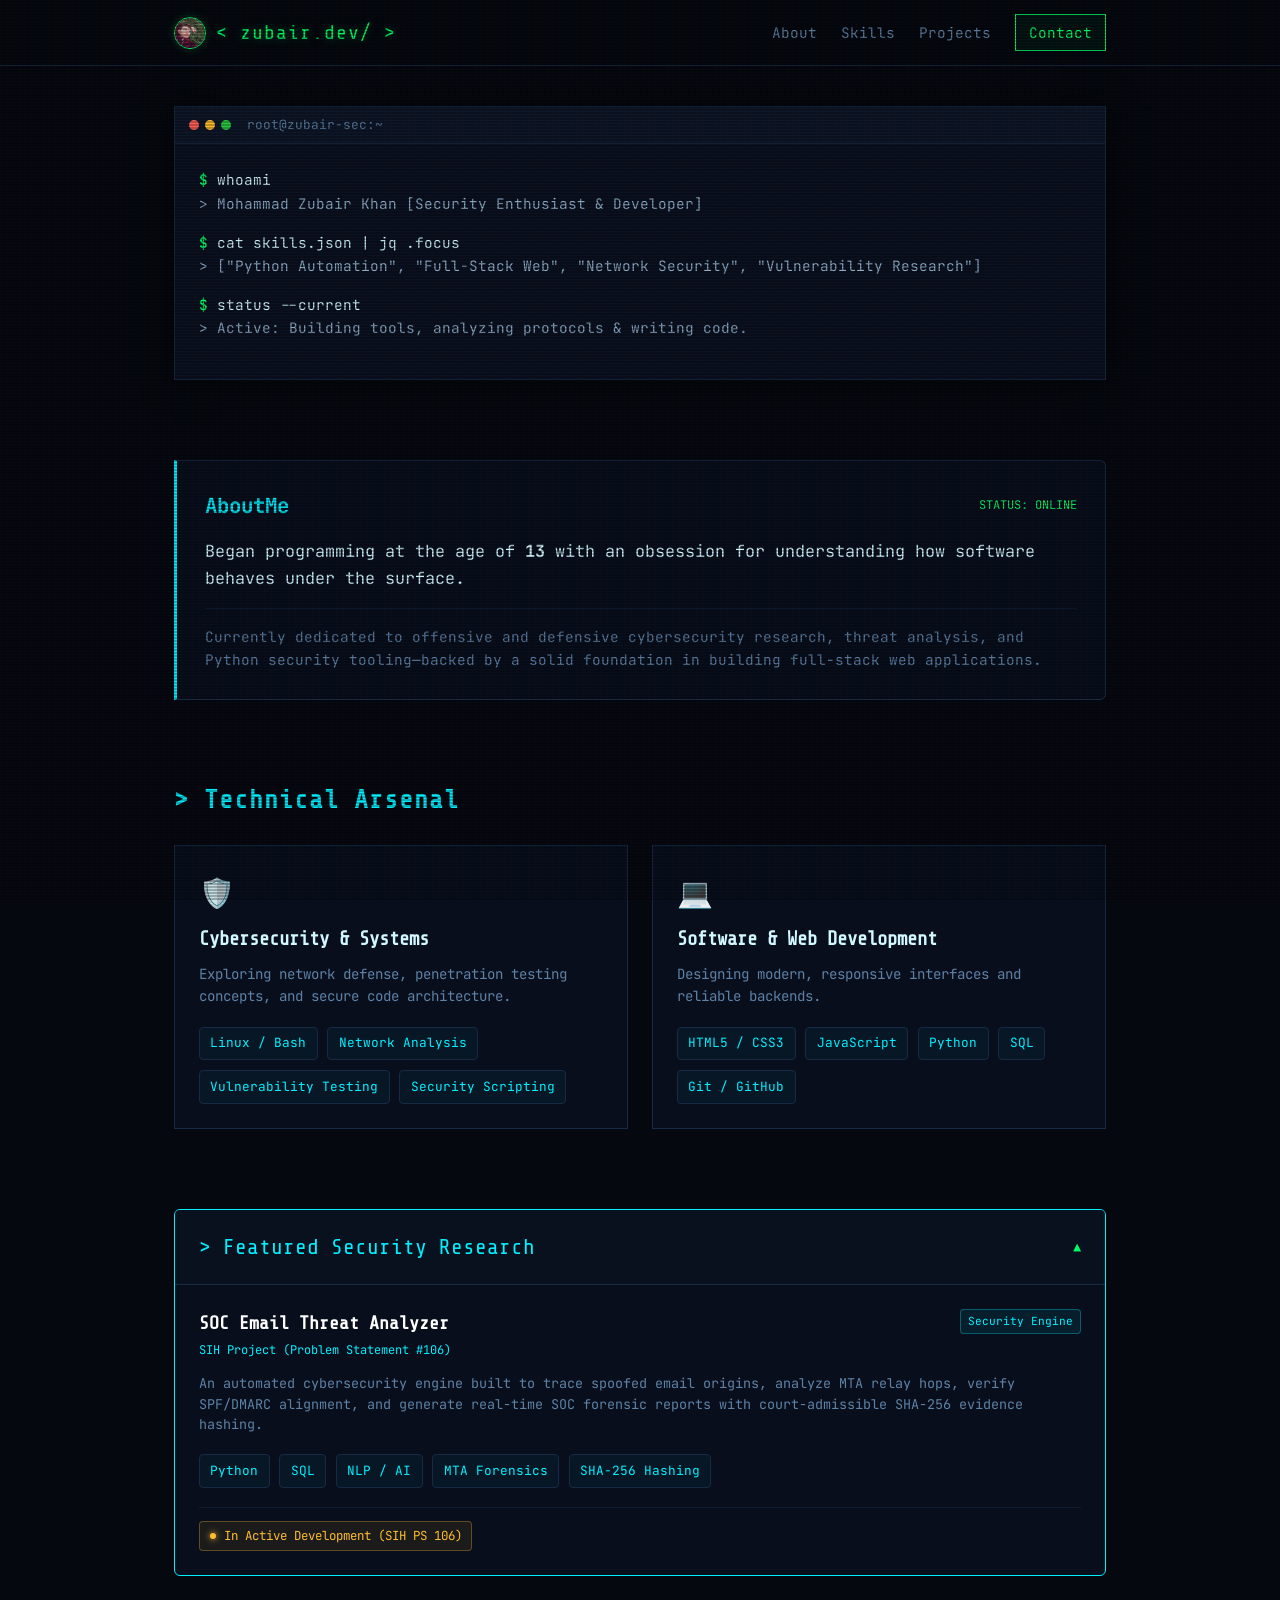
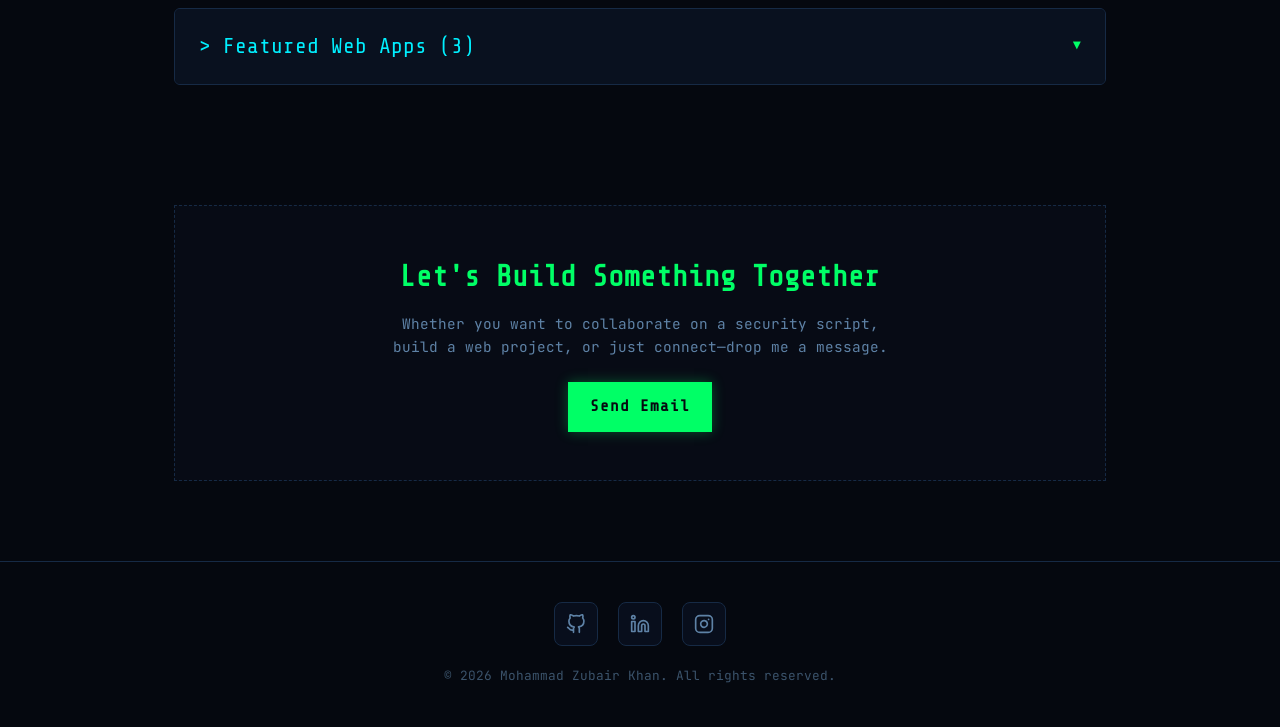
<file: index.html>
<!DOCTYPE html>
<html lang="en">
<head>
  <meta charset="UTF-8">
  <meta name="viewport" content="width=device-width, initial-scale=1.0">
  <title>Mohammad Zubair Khan</title>
  <link rel="icon" type="image/svg+xml" href="favicon.svg">  <link rel="preconnect" href="https://fonts.googleapis.com">
  <link rel="preconnect" href="https://fonts.gstatic.com" crossorigin>
  <link href="https://fonts.googleapis.com/css2?family=JetBrains+Mono:wght@400;500;700&family=Share+Tech+Mono&display=swap" rel="stylesheet">
  <link rel="stylesheet" href="styles.css">
</head>
<body>

  <!-- Navbar -->
  <header class="navbar">
    <div class="nav-container">
      <a href="#" class="logo">
          <img src="zubair.jpg" alt="Zubair Khan" class="nav-avatar">
          <span>&lt; zubair.dev/ &gt;</span>
      </a>
      <button class="menu-toggle" id="menuToggle" aria-label="Toggle Navigation">
      <span class="bar"></span>
      <span class="bar"></span>
      <span class="bar"></span>
     </button>

    <nav class="nav-links" id="navMenu">
      <a href="#about" class="nav-item">About</a>
      <a href="#skills" class="nav-item">Skills</a>
      <a href="#projects" class="nav-item">Projects</a>
      <a href="#contact" class="nav-btn nav-item">Contact</a>
    </nav>
    </div>
  </header>

  <main class="container">
    
    <!-- Terminal Section -->
    <section class="hero-section">
      <div class="terminal-box">
        <div class="terminal-bar">
          <span class="dot red"></span>
          <span class="dot yellow"></span>
          <span class="dot green"></span>
          <span class="terminal-user">root@zubair-sec:~</span>
        </div>
        <div class="terminal-content">
          <p><span class="cmd">$</span> whoami</p>
          <p class="output">&gt; Mohammad Zubair Khan [Security Enthusiast &amp; Developer]</p>
          <p><span class="cmd">$</span> cat skills.json | jq .focus</p>
          <p class="output">&gt; ["Python Automation", "Full-Stack Web", "Network Security", "Vulnerability Research"]</p>
          <p><span class="cmd">$</span> status --current</p>
          <p class="output">&gt; Active: Building tools, analyzing protocols &amp; writing code.</p>
        </div>
      </div>
    </section>

    <!-- About Section -->
    <section class="about-section" id="about">
      <div class="hud-card">
        <div class="hud-header">
          <span class="hud-tag">AboutMe</span>
          <span class="hud-status">STATUS: ONLINE</span>
        </div>
        <p class="hud-lead">Began programming at the age of <strong>13</strong> with an obsession for understanding how software behaves under the surface.</p>
        <div class="hud-divider"></div>
        <p class="hud-sub">Currently dedicated to offensive and defensive cybersecurity research, threat analysis, and Python security tooling—backed by a solid foundation in building full-stack web applications.</p>
      </div>
    </section>

    <!-- Skills Section -->
    <section class="skills-section" id="skills">
      <h2 class="section-title">&gt; Technical Arsenal</h2>
      <div class="skills-grid">
          <div class="skill-card">
          <div class="skill-icon">🛡️</div>
          <h3>Cybersecurity &amp; Systems</h3>
          <p>Exploring network defense, penetration testing concepts, and secure code architecture.</p>
          <div class="tags">
            <span>Linux / Bash</span>
            <span>Network Analysis</span>
            <span>Vulnerability Testing</span>
            <span>Security Scripting</span>
          </div>
        </div>
        <div class="skill-card">
          <div class="skill-icon">💻</div>
          <h3>Software &amp; Web Development</h3>
          <p>Designing modern, responsive interfaces and reliable backends.</p>
          <div class="tags">
            <span>HTML5 / CSS3</span>
            <span>JavaScript</span>
            <span>Python</span>
            <span>SQL</span>
            <span>Git / GitHub</span>
          </div>
        </div>
      </div>
    </section>

    <!-- Projects Section -->
    <section class="projects-section" id="projects">
      <details class="project-dropdown" open>
        <summary class="dropdown-header">
          <span class="dropdown-title">&gt; Featured Security Research</span>
          <span class="dropdown-icon">▼</span>
        </summary>
        <div class="dropdown-content">
          <div class="project-header">
            <div>
              <h3 class="project-title">SOC Email Threat Analyzer</h3>
              <span class="project-meta">SIH Project (Problem Statement #106)</span>
            </div>
            <span class="project-tag">Security Engine</span>
          </div>
          <p class="project-desc">An automated cybersecurity engine built to trace spoofed email origins, analyze MTA relay hops, verify SPF/DMARC alignment, and generate real-time SOC forensic reports with court-admissible SHA-256 evidence hashing.</p>
          <div class="tags">
            <span>Python</span>
            <span>SQL</span>
            <span>NLP / AI</span>
            <span>MTA Forensics</span>
            <span>SHA-256 Hashing</span>
          </div>
          <div class="project-footer">
            <span class="status-pill wip"><span class="pulse-dot yellow"></span> In Active Development (SIH PS 106)</span>
          </div>
        </div>
      </details>

      <details class="project-dropdown">
        <summary class="dropdown-header">
          <span class="dropdown-title">&gt; Featured Web Apps (3)</span>
          <span class="dropdown-icon">▼</span>
        </summary>
        <div class="dropdown-content">
          <div class="web-projects-grid">
            
            <div class="project-card">
              <div class="project-header">
                <h3 class="project-title">GafferGrid</h3>
                <span class="project-tag">Web App</span>
              </div>
              <p class="project-desc">A custom CSS Grid and responsive UI layout utility designed for dynamic content structuring and fluid alignment.</p>
              <div class="tags">
                <span>JavaScript</span>
                <span>CSS Grid</span>
                <span>DOM API</span>
              </div>
              <div class="project-footer dual">
                <a href="https://github.com/iszubairkhan/GafferGrid" target="_blank" rel="noopener noreferrer" class="code-link">&lt;Code /&gt;</a>
                <a href="https://iszubairkhan.github.io/GafferGrid/" target="_blank" rel="noopener noreferrer" class="demo-link">[Live Demo &nearr;]</a>
              </div>
            </div>

            <div class="project-card">
              <div class="project-header">
                <h3 class="project-title">Roshambo Game</h3>
                <span class="project-tag">Game</span>
              </div>
              <p class="project-desc">Interactive Rock-Paper-Scissors game featuring automated decision logic, animations, and real-time score tracking.</p>
              <div class="tags">
                <span>JavaScript</span>
                <span>DOM Events</span>
                <span>CSS3</span>
              </div>
              <div class="project-footer dual">
                <a href="https://github.com/iszubairkhan/Roshambo.game" target="_blank" rel="noopener noreferrer" class="code-link">&lt;Code /&gt;</a>
                <a href="https://iszubairkhan.github.io/Roshambo.game/" target="_blank" rel="noopener noreferrer" class="demo-link">[Live Demo &nearr;]</a>
              </div>
            </div>

            <div class="project-card">
              <div class="project-header">
                <h3 class="project-title">Drum-Kit Audio</h3>
                <span class="project-tag">Web Audio</span>
              </div>
              <p class="project-desc">Responsive web synthesizer mapping keyboard keys and click events to synchronized audio samples with visual triggers.</p>
              <div class="tags">
                <span>JavaScript</span>
                <span>Audio API</span>
                <span>Listeners</span>
              </div>
              <div class="project-footer dual">
                <a href="https://github.com/iszubairkhan/Drum-kit" target="_blank" rel="noopener noreferrer" class="code-link">&lt;Code /&gt;</a>
                <a href="https://iszubairkhan.github.io/Drum-kit/" target="_blank" rel="noopener noreferrer" class="demo-link">[Live Demo &nearr;]</a>
              </div>
            </div>

          </div>

          <div class="archive-cta">
            <a href="projects.html" class="btn btn-secondary">&gt; View Complete Archive (5+ Repos) &rarr;</a>
          </div>
        </div>
      </details>
    </section>

    <!-- Contact Section -->
    <section class="contact-section" id="contact">
      <div class="contact-card">
        <h2>Let's Build Something Together</h2>
        <p>Whether you want to collaborate on a security script, build a web project, or just connect—drop me a message.</p>
        <a href="mailto:zubairmohammad65089@gmail.com" target="_blank" rel="noopener noreferrer" class="btn btn-primary">Send Email</a>
      </div>
    </section>

  </main>

  <!-- Footer -->
  <footer class="footer">
    <div class="footer-socials">
      <a href="https://github.com/iszubairkhan" target="_blank" rel="noopener noreferrer" class="social-icon" aria-label="GitHub">
        <svg viewBox="0 0 24 24" width="20" height="20" stroke="currentColor" stroke-width="2" fill="none" stroke-linecap="round" stroke-linejoin="round"><path d="M9 19c-5 1.5-5-2.5-7-3m14 6v-3.87a3.37 3.37 0 0 0-.94-2.61c3.14-.35 6.44-1.54 6.44-7A5.44 5.44 0 0 0 20 4.77 5.07 5.07 0 0 0 19.91 1S18.73.65 16 2.48a13.38 13.38 0 0 0-7 0C6.27.65 5.09 1 5.09 1A5.07 5.07 0 0 0 5 4.77a5.44 5.44 0 0 0-1.5 3.78c0 5.42 3.3 6.61 6.44 7A3.37 3.37 0 0 0 9 18.13V22"></path></svg>
      </a>
      <a href="https://www.linkedin.com/in/mohammad-zubair-khan-9651ab315/" target="_blank" rel="noopener noreferrer" class="social-icon" aria-label="LinkedIn">
        <svg viewBox="0 0 24 24" width="20" height="20" stroke="currentColor" stroke-width="2" fill="none" stroke-linecap="round" stroke-linejoin="round"><path d="M16 8a6 6 0 0 1 6 6v7h-4v-7a2 2 0 0 0-2-2 2 2 0 0 0-2 2v7h-4v-7a6 6 0 0 1 6-6z"></path><rect x="2" y="9" width="4" height="12"></rect><circle cx="4" cy="4" r="2"></circle></svg>
      </a>
      <a href="https://www.instagram.com/zxbair_khan" target="_blank" rel="noopener noreferrer" class="social-icon" aria-label="Instagram">
        <svg viewBox="0 0 24 24" width="20" height="20" stroke="currentColor" stroke-width="2" fill="none" stroke-linecap="round" stroke-linejoin="round"><rect x="2" y="2" width="20" height="20" rx="5" ry="5"></rect><path d="M16 11.37A4 4 0 1 1 12.63 8 4 4 0 0 1 16 11.37z"></path><line x1="17.5" y1="6.5" x2="17.51" y2="6.5"></line></svg>
      </a>
    </div>
    <p class="copyright">&copy; <span id="year"></span> Mohammad Zubair Khan. All rights reserved.</p>
  </footer>

  <script>
  document.getElementById('year').textContent = new Date().getFullYear();

  const menuToggle = document.getElementById('menuToggle');
  const navMenu = document.getElementById('navMenu');
  const navItems = document.querySelectorAll('.nav-item');

  // Toggle dropdown on button click
    menuToggle.addEventListener('click', () => {
    menuToggle.classList.toggle('active');
    navMenu.classList.toggle('active');
  });

  // Close menu automatically when any link is clicked
  navItems.forEach(item => {
    item.addEventListener('click', () => {
      menuToggle.classList.remove('active');
      navMenu.classList.remove('active');
    });
  });
  </script>
</body>
</html>
</file>
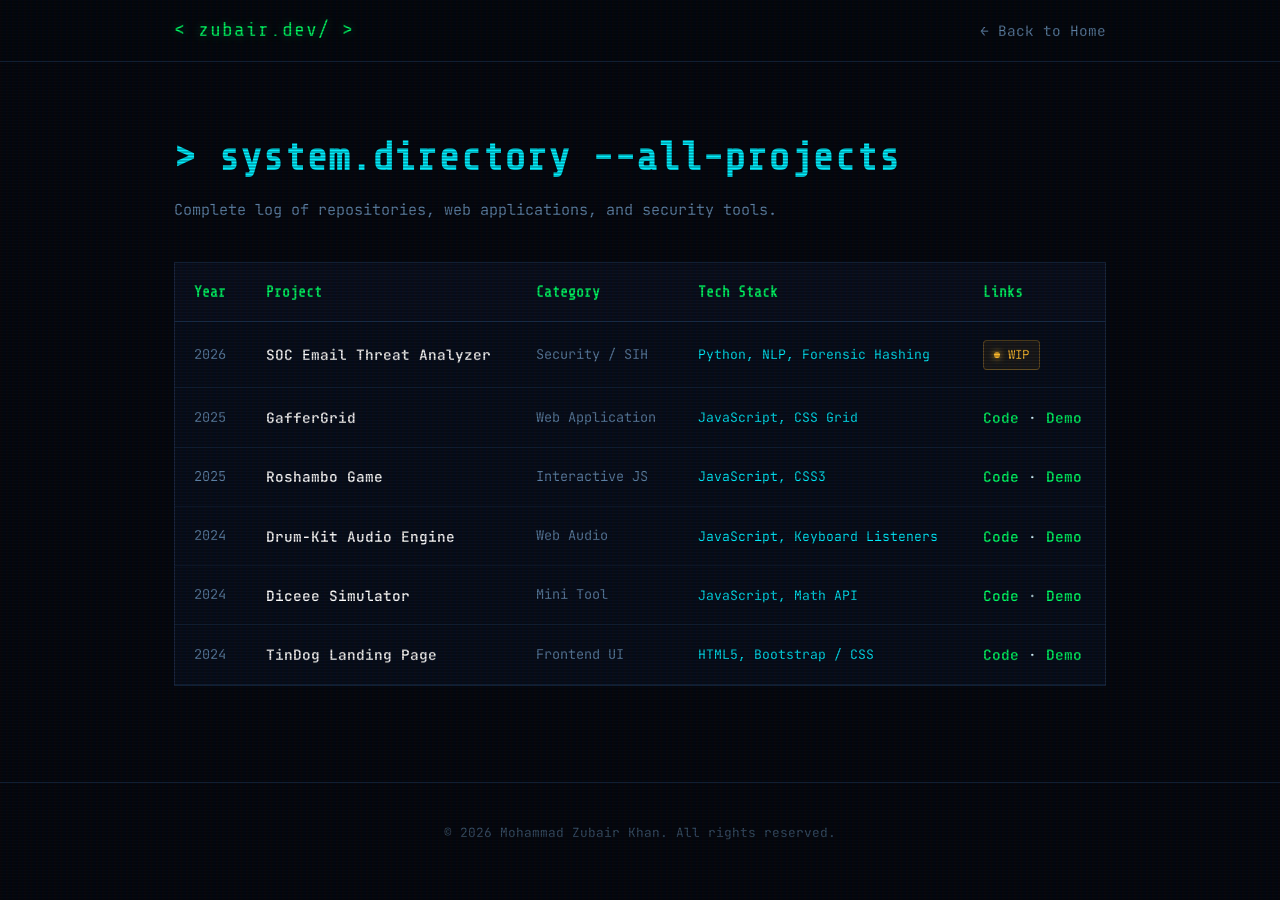
<file: projects.html>
<!DOCTYPE html>
<html lang="en">
<head>
  <meta charset="UTF-8">
  <meta name="viewport" content="width=device-width, initial-scale=1.0">
  <title>Project Archive | Zubair Khan</title>
  <link rel="icon" href="favicon.png">
  <link rel="preconnect" href="https://fonts.googleapis.com">
  <link rel="preconnect" href="https://fonts.gstatic.com" crossorigin>
  <link href="https://fonts.googleapis.com/css2?family=JetBrains+Mono:wght@400;600&family=Share+Tech+Mono&display=swap" rel="stylesheet">
  <link rel="stylesheet" href="styles.css">
</head>
<body>

  <header class="navbar">
    <div class="nav-container">
      <a href="index.html" class="logo">&lt; zubair.dev/ &gt;</a>
      <nav class="nav-links">
        <a href="index.html">&larr; Back to Home</a>
      </nav>
    </div>
  </header>

  <main class="container archive-container">
    <h1 class="archive-title">&gt; system.directory --all-projects</h1>
    <p class="archive-subtitle">Complete log of repositories, web applications, and security tools.</p>

    <div class="table-responsive">
      <table class="archive-table">
        <thead>
          <tr>
            <th>Year</th>
            <th>Project</th>
            <th>Category</th>
            <th>Tech Stack</th>
            <th>Links</th>
          </tr>
        </thead>
        <tbody>
          <tr>
            <td class="col-year">2026</td>
            <td class="col-title">SOC Email Threat Analyzer</td>
            <td class="col-cat">Security / SIH</td>
            <td class="col-tech">Python, NLP, Forensic Hashing</td>
            <td class="col-links"><span class="status-pill wip"><span class="pulse-dot yellow"></span> WIP</span></td>
          </tr>
          <tr>
            <td class="col-year">2025</td>
            <td class="col-title">GafferGrid</td>
            <td class="col-cat">Web Application</td>
            <td class="col-tech">JavaScript, CSS Grid</td>
            <td class="col-links"><a href="https://github.com/iszubairkhan/GafferGrid" target="_blank">Code</a> · <a href="https://iszubairkhan.github.io/GafferGrid/" target="_blank">Demo</a></td>
          </tr>
          <tr>
            <td class="col-year">2025</td>
            <td class="col-title">Roshambo Game</td>
            <td class="col-cat">Interactive JS</td>
            <td class="col-tech">JavaScript, CSS3</td>
            <td class="col-links"><a href="https://github.com/iszubairkhan/Roshambo.game" target="_blank">Code</a> · <a href="https://iszubairkhan.github.io/Roshambo.game/" target="_blank">Demo</a></td>
          </tr>
          <tr>
            <td class="col-year">2024</td>
            <td class="col-title">Drum-Kit Audio Engine</td>
            <td class="col-cat">Web Audio</td>
            <td class="col-tech">JavaScript, Keyboard Listeners</td>
            <td class="col-links"><a href="https://github.com/iszubairkhan/Drum-kit" target="_blank">Code</a> · <a href="https://iszubairkhan.github.io/Drum-kit/" target="_blank">Demo</a></td>
          </tr>
          <tr>
            <td class="col-year">2024</td>
            <td class="col-title">Diceee Simulator</td>
            <td class="col-cat">Mini Tool</td>
            <td class="col-tech">JavaScript, Math API</td>
            <td class="col-links"><a href="https://github.com/iszubairkhan/diceee" target="_blank">Code</a> · <a href="https://iszubairkhan.github.io/diceee/" target="_blank">Demo</a></td>
          </tr>
          <tr>
            <td class="col-year">2024</td>
            <td class="col-title">TinDog Landing Page</td>
            <td class="col-cat">Frontend UI</td>
            <td class="col-tech">HTML5, Bootstrap / CSS</td>
            <td class="col-links"><a href="https://github.com/iszubairkhan/Tin-dog" target="_blank">Code</a> · <a href="https://iszubairkhan.github.io/Tin-dog/" target="_blank">Demo</a></td>
          </tr>
        </tbody>
      </table>
    </div>
  </main>

  <footer class="footer">
    <p class="copyright">&copy; <span id="year"></span> Mohammad Zubair Khan. All rights reserved.</p>
  </footer>

  <script>
    document.getElementById('year').textContent = new Date().getFullYear();
  </script>
</body>
</html>
</file>
<file: styles.css>
/* Variables & Tokens */
:root {
  --bg-primary: #05080f;
  --bg-secondary: #0a1120;
  --bg-card: rgba(10, 17, 32, 0.75);
  --border-color: #162a45;
  --border-glow: #00ff66;
  --text-main: #d1f7ff;
  --text-muted: #5e82a6;
  --neon-green: #00ff66;
  --neon-cyan: #00f0ff;
  --terminal-dim: #00ff6633;
  --font-mono: 'JetBrains Mono', monospace;
  --font-display: 'Share Tech Mono', monospace;
}

/* Reset & Scaffolding */
*, *::before, *::after {
  margin: 0;
  padding: 0;
  box-sizing: border-box;
}

html {
  scroll-behavior: smooth;
}

body {
  background-color: var(--bg-primary);
  color: var(--text-main);
  font-family: var(--font-mono);
  line-height: 1.6;
  min-height: 100vh;
  position: relative;
  overflow-x: hidden;
}

/* CRT Scanline Overlay */
body::before {
  content: "";
  position: fixed;
  inset: 0;
  background: linear-gradient(rgba(18, 16, 16, 0) 50%, rgba(0, 0, 0, 0.25) 50%),
              linear-gradient(90deg, rgba(255, 0, 0, 0.03), rgba(0, 255, 0, 0.01), rgba(0, 0, 255, 0.03));
  background-size: 100% 3px, 6px 100%;
  pointer-events: none;
  z-index: 999;
}

.container {
  max-width: 980px;
  margin: 0 auto;
  padding: 0 1.5rem;
}

/* Header & Navbar */
.navbar {
  position: sticky;
  top: 0;
  backdrop-filter: blur(10px);
  background: rgba(5, 8, 15, 0.9);
  border-bottom: 1px solid var(--border-color);
  z-index: 100;
}

.nav-container {
  max-width: 980px;
  margin: 0 auto;
  padding: 0.9rem 1.5rem;
  display: flex;
  justify-content: space-between;
  align-items: center;
}

.logo {
  display: flex;
  align-items: center;
  gap: 10px;
  font-family: var(--font-display);
  font-size: 1.25rem;
  color: var(--neon-green);
  text-decoration: none;
  letter-spacing: 1px;
  text-shadow: 0 0 10px rgba(0, 255, 102, 0.4);
}

.nav-avatar {
  width: 32px;
  height: 32px;
  border-radius: 50%;
  object-fit: cover;
  border: 1.5px solid var(--neon-green);
  box-shadow: 0 0 8px rgba(0, 255, 102, 0.25);
  transition: transform 0.2s ease, box-shadow 0.2s ease;
}

.logo:hover .nav-avatar {
  transform: scale(1.08);
  box-shadow: 0 0 12px rgba(0, 255, 102, 0.45);
}

.nav-links {
  display: flex;
  align-items: center;
  gap: 1.5rem;
}

.nav-links a {
  color: var(--text-muted);
  text-decoration: none;
  font-size: 0.9rem;
  transition: all 0.2s ease;
}

.nav-links a:hover {
  color: var(--neon-cyan);
  text-shadow: 0 0 8px rgba(0, 240, 255, 0.6);
}

.nav-btn {
  padding: 0.35rem 0.8rem;
  border: 1px solid var(--neon-green);
  color: var(--neon-green) !important;
  background: rgba(0, 255, 102, 0.05);
}

.nav-btn:hover {
  background: var(--neon-green);
  color: #000 !important;
}

/* Hamburger Toggle Button */
.menu-toggle {
  display: none;
  flex-direction: column;
  justify-content: space-between;
  width: 24px;
  height: 18px;
  background: transparent;
  border: none;
  cursor: pointer;
  padding: 0;
  z-index: 1001;
}

.menu-toggle .bar {
  width: 100%;
  height: 2px;
  background-color: var(--neon-green);
  border-radius: 2px;
  transition: all 0.3s ease-in-out;
}

/* Typography, Buttons & Layout Modules */
.hero-section, .about-section, .skills-section, .projects-section {
  padding: 2.5rem 0;
}

.section-title {
  font-family: var(--font-display);
  font-size: 1.6rem;
  color: var(--neon-cyan);
  margin-bottom: 1.5rem;
  letter-spacing: 1px;
}

.btn {
  display: inline-block;
  padding: 0.75rem 1.4rem;
  font-family: var(--font-display);
  font-size: 1rem;
  text-decoration: none;
  letter-spacing: 1px;
  transition: all 0.2s ease;
}

.btn-primary {
  background: var(--neon-green);
  color: #05080f;
  font-weight: bold;
  box-shadow: 0 0 12px rgba(0, 255, 102, 0.3);
}

.btn-primary:hover {
  background: #00cc52;
  box-shadow: 0 0 20px rgba(0, 255, 102, 0.6);
}

.btn-secondary {
  background: transparent;
  border: 1px solid var(--border-color);
  color: var(--neon-cyan);
}

.btn-secondary:hover {
  border-color: var(--neon-cyan);
  box-shadow: 0 0 12px rgba(0, 240, 255, 0.2);
}

/* Terminal Component */
.terminal-box {
  background: var(--bg-secondary);
  border: 1px solid var(--border-color);
  box-shadow: 0 0 30px rgba(0, 0, 0, 0.6);
}

.terminal-bar {
  background: #0d1728;
  padding: 0.5rem 0.9rem;
  display: flex;
  align-items: center;
  gap: 6px;
  border-bottom: 1px solid var(--border-color);
}

.dot { width: 10px; height: 10px; border-radius: 50%; }
.dot.red { background: #ff5f56; }
.dot.yellow { background: #ffbd2e; }
.dot.green { background: #27c93f; }
.terminal-user { margin-left: 10px; color: var(--text-muted); font-size: 0.8rem; }

.terminal-content {
  padding: 1.5rem;
  font-size: 0.9rem;
}

.terminal-content .cmd { color: var(--neon-green); font-weight: 600; }
.terminal-content .output { color: #8faec9; margin-bottom: 1rem; }

/* HUD / About Card */
.hud-card {
  background: var(--bg-card);
  border: 1px solid var(--border-color);
  border-left: 3px solid var(--neon-cyan);
  padding: 1.75rem;
  border-radius: 0 6px 6px 0;
}

.hud-header {
  display: flex;
  justify-content: space-between;
  align-items: center;
  font-size: 0.75rem;
  font-family: var(--font-mono);
  margin-bottom: 1rem;
}

.hud-tag { color: var(--neon-cyan); font-size: 1.3rem; font-weight: bold; }
.hud-status { color: var(--neon-green); }
.hud-lead { font-size: 1.05rem; color: var(--text-main); line-height: 1.6; }
.hud-divider { height: 1px; background: rgba(22, 42, 69, 0.6); margin: 1rem 0; }
.hud-sub { color: var(--text-muted); font-size: 0.9rem; }

/* Skills Grid & Tag Badges */
.skills-grid {
  display: grid;
  grid-template-columns: repeat(auto-fit, minmax(290px, 1fr));
  gap: 1.5rem;
}

.skill-card {
  background: var(--bg-card);
  border: 1px solid var(--border-color);
  padding: 1.5rem;
  transition: all 0.2s ease;
}

.skill-card:hover {
  border-color: var(--neon-cyan);
  box-shadow: 0 0 15px rgba(0, 240, 255, 0.15);
}

.skill-icon { font-size: 1.8rem; margin-bottom: 0.5rem; }
.skill-card h3 { font-family: var(--font-display); font-size: 1.2rem; margin-bottom: 0.5rem; }
.skill-card p { color: var(--text-muted); font-size: 0.88rem; margin-bottom: 1.2rem; }

.tags {
  display: flex;
  flex-wrap: wrap;
  gap: 0.6rem;
}

.tags span {
  font-family: var(--font-mono);
  font-size: 0.8rem;
  background: rgba(0, 240, 255, 0.04);
  border: 1px solid var(--border-color);
  padding: 0.35rem 0.65rem;
  border-radius: 4px;
  color: var(--neon-cyan);
  transition: all 0.2s ease;
  animation: cyberPulse 3s infinite alternate ease-in-out;
}

.tags span:nth-child(2n) { animation-delay: 0.6s; }
.tags span:nth-child(3n) { animation-delay: 1.2s; }
.tags span:nth-child(4n) { animation-delay: 1.8s; }

.tags span:hover {
  border-color: var(--neon-cyan);
  background: rgba(0, 240, 255, 0.15);
  box-shadow: 0 0 12px rgba(0, 240, 255, 0.6);
  color: #fff;
  transform: translateY(-2px);
}

@keyframes cyberPulse {
  0%, 100% { border-color: var(--border-color); box-shadow: 0 0 0 rgba(0, 240, 255, 0); opacity: 0.85; }
  50% { border-color: rgba(0, 240, 255, 0.4); box-shadow: 0 0 8px rgba(0, 240, 255, 0.25); opacity: 1; }
}

/* Dropdowns & Projects Showcase */
.project-dropdown {
  margin-bottom: 2rem;
  border: 1px solid var(--border-color);
  background: var(--bg-card);
  border-radius: 6px;
  overflow: hidden;
  transition: border-color 0.2s ease;
}

.project-dropdown:hover { border-color: rgba(0, 240, 255, 0.4); }
.project-dropdown[open] { border-color: var(--neon-cyan); }

.dropdown-header {
  list-style: none;
  cursor: pointer;
  padding: 1.25rem 1.5rem;
  display: flex;
  justify-content: space-between;
  align-items: center;
  background: rgba(10, 17, 32, 0.95);
  user-select: none;
}

.dropdown-header::-webkit-details-marker { display: none; }
.dropdown-title { font-family: var(--font-display); font-size: 1.35rem; color: var(--neon-cyan); }
.dropdown-icon { font-size: 0.8rem; color: var(--neon-green); transition: transform 0.25s ease; }
.project-dropdown[open] .dropdown-icon { transform: rotate(180deg); }

.dropdown-content {
  padding: 1.5rem;
  border-top: 1px solid var(--border-color);
}

.web-projects-grid {
  display: grid;
  grid-template-columns: repeat(3, 1fr);
  gap: 1.25rem;
}

.project-card {
  background: var(--bg-card);
  border: 1px solid var(--border-color);
  padding: 1.5rem;
  border-radius: 6px;
  display: flex;
  flex-direction: column;
  justify-content: space-between;
  transition: all 0.25s ease;
}

.project-card:hover {
  border-color: var(--neon-cyan);
  box-shadow: 0 0 15px rgba(0, 240, 255, 0.15);
  transform: translateY(-2px);
}

.project-header {
  display: flex;
  justify-content: space-between;
  align-items: flex-start;
  gap: 0.5rem;
  margin-bottom: 0.8rem;
}

.project-title { font-family: var(--font-display); font-size: 1.15rem; color: #fff; }
.project-meta { display: block; font-size: 0.75rem; color: var(--neon-cyan); margin-top: 2px; }

.project-tag {
  font-size: 0.7rem;
  color: var(--neon-cyan);
  background: rgba(0, 240, 255, 0.08);
  border: 1px solid rgba(0, 240, 255, 0.3);
  padding: 0.15rem 0.45rem;
  border-radius: 4px;
  white-space: nowrap;
}

.project-desc {
  color: var(--text-muted);
  font-size: 0.84rem;
  line-height: 1.55;
  margin-bottom: 1.2rem;
  flex-grow: 1;
}

.project-footer {
  margin-top: 1.2rem;
  padding-top: 0.8rem;
  border-top: 1px solid rgba(22, 42, 69, 0.5);
  display: flex;
  align-items: center;
}

.project-footer.dual { justify-content: space-between; }

.code-link, .demo-link {
  font-size: 0.82rem;
  text-decoration: none;
  transition: all 0.2s ease;
}

.code-link { color: var(--neon-green); }
.demo-link { color: var(--neon-cyan); }
.code-link:hover, .demo-link:hover { text-shadow: 0 0 8px currentColor; }

.archive-cta { text-align: center; margin-top: 2rem; }

/* Status Indicators */
.status-pill.wip {
  display: inline-flex;
  align-items: center;
  gap: 8px;
  font-size: 0.78rem;
  color: #ffbd2e;
  background: rgba(255, 189, 46, 0.08);
  border: 1px solid rgba(255, 189, 46, 0.3);
  padding: 0.25rem 0.6rem;
  border-radius: 4px;
}

.pulse-dot.yellow {
  width: 6px;
  height: 6px;
  border-radius: 50%;
  background: #ffbd2e;
  box-shadow: 0 0 6px #ffbd2e;
  animation: blink 1.5s infinite ease-in-out;
}

@keyframes blink {
  0%, 100% { opacity: 0.3; }
  50% { opacity: 1; }
}

/* Contact & Footer */
.contact-section { padding: 3rem 0 5rem; }

.contact-card {
  border: 1px dashed var(--border-color);
  background: rgba(10, 17, 32, 0.4);
  padding: 3rem 1.5rem;
  text-align: center;
}

.contact-card h2 { font-family: var(--font-display); font-size: 1.8rem; color: var(--neon-green); margin-bottom: 0.8rem; }
.contact-card p { color: var(--text-muted); max-width: 500px; margin: 0 auto 1.5rem; font-size: 0.9rem; }

.footer {
  border-top: 1px solid var(--border-color);
  padding: 2.5rem 1rem;
  text-align: center;
}

.footer-socials {
  display: flex;
  justify-content: center;
  gap: 1.25rem;
  margin-bottom: 1.25rem;
}

.social-icon {
  display: inline-flex;
  align-items: center;
  justify-content: center;
  width: 44px;
  height: 44px;
  border-radius: 8px;
  background: var(--bg-card);
  border: 1px solid var(--border-color);
  color: var(--text-muted);
  transition: all 0.25s ease;
}

.social-icon:hover {
  color: var(--neon-cyan);
  border-color: var(--neon-cyan);
  background: rgba(0, 240, 255, 0.08);
  box-shadow: 0 0 15px rgba(0, 240, 255, 0.25);
  transform: translateY(-3px);
}

.copyright { color: #3b536b; font-size: 0.8rem; }

/* Archive Table Styles */
.archive-container { padding: 4rem 1.5rem 6rem; }
.archive-title { font-family: var(--font-display); font-size: clamp(1.8rem, 4vw, 2.5rem); color: var(--neon-cyan); margin-bottom: 0.5rem; }
.archive-subtitle { color: var(--text-muted); font-size: 0.95rem; margin-bottom: 2.5rem; }

.table-responsive {
  width: 100%;
  overflow-x: auto;
  border: 1px solid var(--border-color);
  background: var(--bg-card);
}

.archive-table {
  width: 100%;
  border-collapse: collapse;
  text-align: left;
  font-size: 0.9rem;
}

.archive-table th, .archive-table td {
  padding: 1.1rem 1.2rem;
  border-bottom: 1px solid rgba(22, 42, 69, 0.5);
}

.archive-table th {
  font-family: var(--font-display);
  color: var(--neon-green);
  border-bottom-color: var(--border-color);
  background: rgba(10, 17, 32, 0.9);
}

.archive-table tr:hover td { background: rgba(0, 240, 255, 0.03); }
.col-year, .col-cat { color: var(--text-muted); font-size: 0.85rem; }
.col-title { font-weight: 600; color: #fff; }
.col-tech { color: var(--neon-cyan); font-size: 0.82rem; }
.col-links a { color: var(--neon-green); text-decoration: none; font-weight: 600; transition: all 0.2s ease; }
.col-links a:hover { color: var(--neon-cyan); text-shadow: 0 0 8px rgba(0, 240, 255, 0.6); }

/* Animation Keyframes */
@keyframes fadeIn {
  from { opacity: 0; transform: translateY(-8px); }
  to { opacity: 1; transform: translateY(0); }
}

/* Responsive Breakpoints */
@media (max-width: 900px) {
  .web-projects-grid { grid-template-columns: 1fr; }
}

@media (max-width: 768px) {
  .menu-toggle { display: flex; }

  .nav-links {
    position: absolute;
    top: 100%;
    left: 0;
    right: 0;
    width: 100%;
    background: rgba(10, 13, 20, 0.96);
    backdrop-filter: blur(10px);
    border-bottom: 1px solid rgba(0, 255, 102, 0.2);
    flex-direction: column;
    align-items: center;
    justify-content: center;
    gap: 1.25rem;
    padding: 1.5rem 0;
    display: none;
  }

  .nav-links.active {
    display: flex;
    animation: fadeIn 0.25s ease-in-out forwards;
  }

  .nav-links a,
  .nav-links .nav-item {
    display: block !important;
    visibility: visible !important;
    opacity: 1 !important;
    color: #e6edf3 !important;
    font-family: inherit;
    font-size: 1rem;
    text-decoration: none;
    padding: 0.4rem 1rem;
    transition: color 0.2s ease;
  }

  .nav-links a:hover {
    color: var(--neon-green) !important;
  }

  .nav-links .nav-btn {
    border: 1px solid var(--neon-green) !important;
    color: var(--neon-green) !important;
    border-radius: 4px;
    margin-top: 0.5rem;
    padding: 0.5rem 1.5rem !important;
  }

  .nav-links .nav-btn:hover {
    background: rgba(0, 255, 102, 0.15) !important;
  }

  .menu-toggle.active .bar:nth-child(1) { transform: translateY(8px) rotate(45deg); }
  .menu-toggle.active .bar:nth-child(2) { opacity: 0; }
  .menu-toggle.active .bar:nth-child(3) { transform: translateY(-8px) rotate(-45deg); }
}

@media (max-width: 640px) {
  .skills-grid { grid-template-columns: 1fr; }
  .hud-header { flex-direction: column; align-items: flex-start; gap: 0.4rem; }
  .contact-card { padding: 2rem 1rem; }
}
</file>
